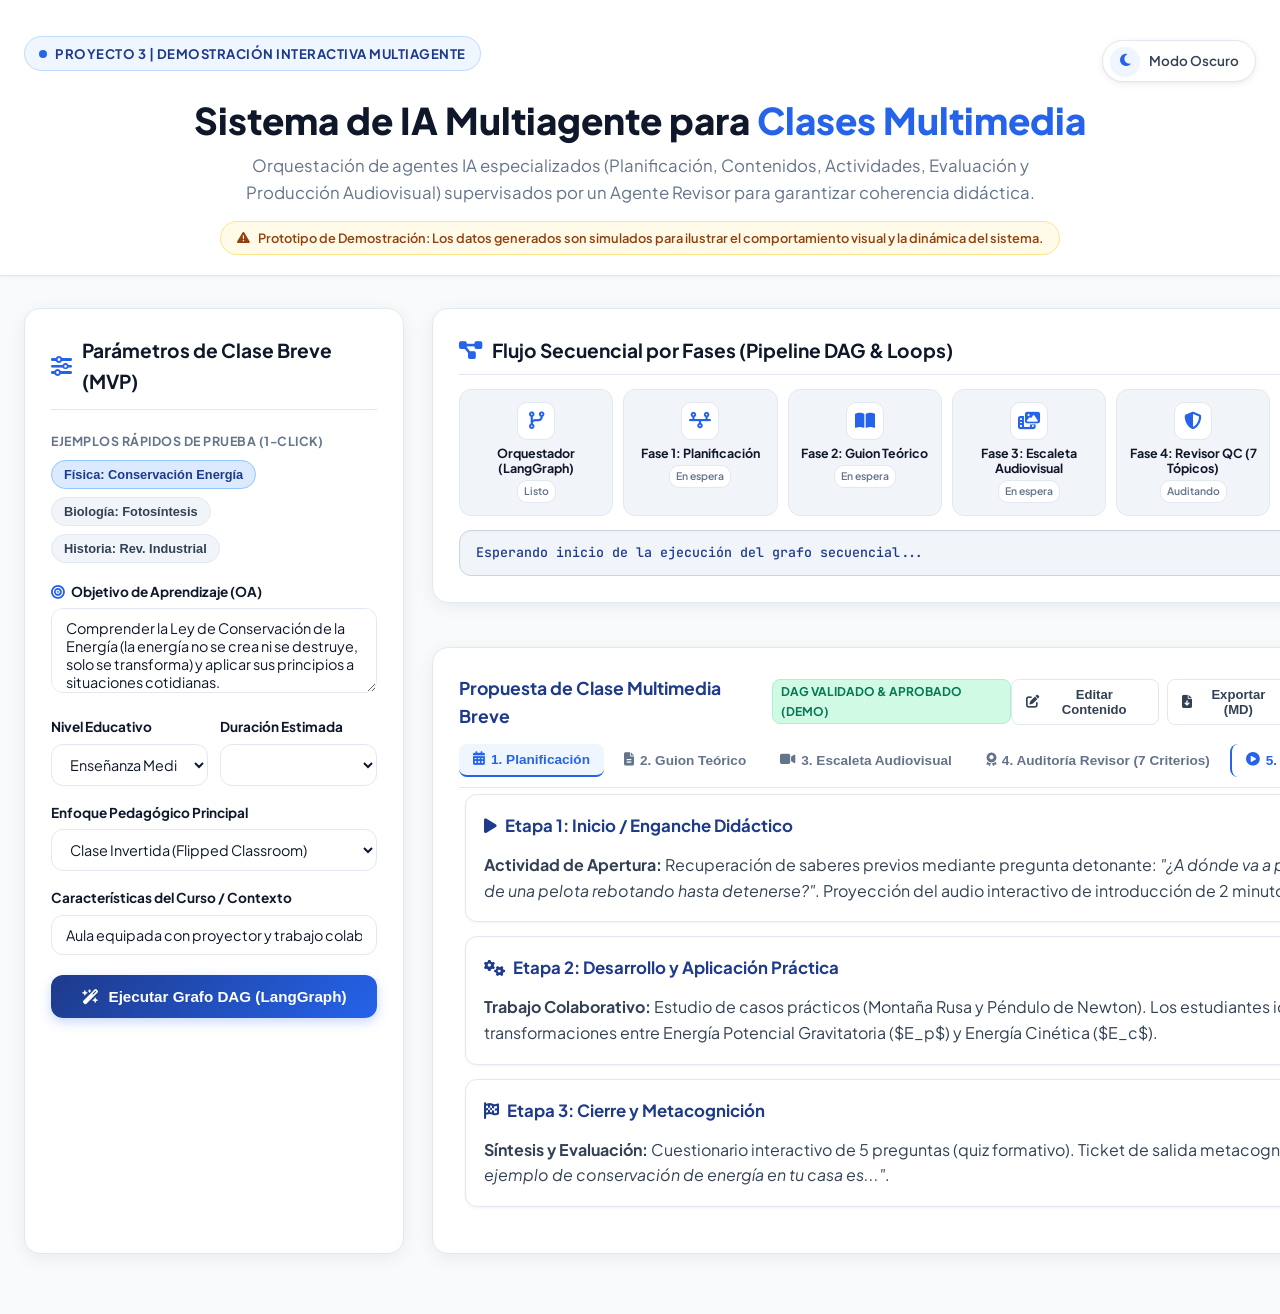
<file: index.html>
<!DOCTYPE html>
<html lang="es">
<head>
  <meta charset="UTF-8">
  <meta name="viewport" content="width=device-width, initial-scale=1.0">
  <title>Sistema Multiagente de IA | Diseño de Clases Multimedia</title>
  <meta name="description" content="Plataforma de inteligencia artificial multiagente para el diseño de propuestas de clases multimedia coherentes, alineadas pedagógicamente y totalmente editables.">
  
  <!-- FontAwesome Icons -->
  <link rel="stylesheet" href="https://cdnjs.cloudflare.com/ajax/libs/font-awesome/6.4.0/css/all.min.css">
  
  <!-- Favicon Académico SVG -->
  <link rel="icon" href="data:image/svg+xml,<svg xmlns='http://www.w3.org/2000/svg' viewBox='0 0 100 100'><text y='.9em' font-size='90'>🎓</text></svg>">
  
  <!-- CSS Personalizado Académico (con cache buster) -->
  <link rel="stylesheet" href="styles.css?v=2.5">

  <!-- Estilos Críticos y Botón de Modo Oscuro Ultra-Moderno -->
  <style>
    .header-top-bar {
      display: flex;
      justify-content: space-between;
      align-items: center;
      margin-bottom: 12px;
    }
    @media (max-width: 640px) {
      .header-top-bar {
        flex-direction: column;
        gap: 10px;
      }
    }
    .theme-toggle-btn {
      -webkit-appearance: none !important;
      appearance: none !important;
      display: inline-flex !important;
      align-items: center !important;
      gap: 10px !important;
      padding: 6px 16px 6px 8px !important;
      border-radius: 9999px !important;
      border: 1px solid var(--border-light, #e2e8f0) !important;
      background: var(--bg-card, #ffffff) !important;
      color: var(--text-main, #334155) !important;
      font-family: var(--font-main, 'Plus Jakarta Sans', sans-serif) !important;
      font-size: 0.84rem !important;
      font-weight: 600 !important;
      cursor: pointer !important;
      box-shadow: 0 2px 8px rgba(15, 23, 42, 0.06), 0 1px 2px rgba(15, 23, 42, 0.04) !important;
      transition: all 0.25s cubic-bezier(0.16, 1, 0.3, 1) !important;
      user-select: none !important;
      outline: none !important;
    }
    .theme-toggle-btn:hover {
      background: var(--bg-subtle, #f1f5f9) !important;
      border-color: var(--primary-blue, #2563eb) !important;
      color: var(--primary-blue, #2563eb) !important;
      transform: translateY(-2px) !important;
      box-shadow: 0 6px 18px rgba(37, 99, 235, 0.16) !important;
    }
    .theme-toggle-btn:active {
      transform: translateY(0) !important;
    }
    .theme-toggle-icon-wrap {
      width: 28px;
      height: 28px;
      border-radius: 50%;
      background: #eff6ff;
      display: flex;
      align-items: center;
      justify-content: center;
      transition: all 0.3s cubic-bezier(0.34, 1.56, 0.64, 1);
      box-shadow: 0 1px 3px rgba(37, 99, 235, 0.15);
    }
    .theme-toggle-btn i {
      font-size: 0.88rem;
      color: #2563eb;
      transition: transform 0.4s cubic-bezier(0.34, 1.56, 0.64, 1), color 0.3s ease;
    }
    .theme-toggle-btn:hover .theme-toggle-icon-wrap {
      transform: rotate(15deg) scale(1.08);
      background: #dbeafe;
    }
    [data-theme="dark"] .theme-toggle-btn {
      background: #1e293b !important;
      border-color: #334155 !important;
      color: #f1f5f9 !important;
      box-shadow: 0 2px 10px rgba(0, 0, 0, 0.4) !important;
    }
    [data-theme="dark"] .theme-toggle-btn:hover {
      background: #283548 !important;
      border-color: #60a5fa !important;
      color: #60a5fa !important;
      box-shadow: 0 6px 20px rgba(59, 130, 246, 0.25) !important;
    }
    [data-theme="dark"] .theme-toggle-icon-wrap {
      background: rgba(251, 191, 36, 0.15) !important;
      box-shadow: 0 0 12px rgba(251, 191, 36, 0.25) !important;
    }
    [data-theme="dark"] .theme-toggle-btn i {
      color: #fbbf24 !important;
    }
    [data-theme="dark"] .theme-toggle-btn:hover .theme-toggle-icon-wrap {
      transform: rotate(45deg) scale(1.12);
      background: rgba(251, 191, 36, 0.25) !important;
    }
    .audit-info-notice {
      background: var(--bg-subtle, #f1f5f9);
      border: 1px dashed var(--border-light, #cbd5e1);
      border-radius: 8px;
      padding: 12px 16px;
      margin-bottom: 16px;
      font-size: 0.85rem;
      color: var(--text-muted, #64748b);
      line-height: 1.5;
    }
    .audit-notice-title {
      color: var(--text-title, #0f172a);
      font-weight: 700;
      display: block;
      margin-bottom: 4px;
      font-size: 0.88rem;
    }
    .audit-notice-title i {
      color: var(--primary-blue, #2563eb);
      margin-right: 6px;
    }
    .producer-card {
      background: linear-gradient(135deg, #f8fafc 0%, #eff6ff 100%);
    }
    [data-theme="dark"] .audit-info-notice {
      background: rgba(30, 41, 59, 0.7) !important;
      border-color: #334155 !important;
      color: #cbd5e1 !important;
    }
    [data-theme="dark"] .audit-notice-title {
      color: #f8fafc !important;
    }
    [data-theme="dark"] .audit-notice-title i {
      color: #60a5fa !important;
    }
    [data-theme="dark"] .producer-card {
      background: linear-gradient(135deg, #151d2e 0%, #1e293b 100%) !important;
    }
  </style>

  <!-- Script Autónomo de Tema (Se autoejecuta inmediatamente) -->
  <script>
    function applyTheme(theme) {
      var isDark = theme === 'dark';
      document.documentElement.setAttribute('data-theme', theme);
      if (document.body) {
        document.body.classList.toggle('dark-theme', isDark);
      }
      try {
        localStorage.setItem('theme', theme);
      } catch (e) {}

      var icon = document.getElementById('themeToggleIcon');
      var text = document.getElementById('themeToggleText');
      var btn = document.getElementById('themeToggleBtn');

      if (icon) {
        icon.className = isDark ? 'fa-solid fa-sun' : 'fa-solid fa-moon';
      }
      if (text) {
        text.innerText = isDark ? 'Modo Claro' : 'Modo Oscuro';
      }
      if (btn) {
        btn.setAttribute('aria-label', isDark ? 'Cambiar a modo claro' : 'Cambiar a modo oscuro');
        btn.setAttribute('title', isDark ? 'Cambiar a modo claro' : 'Cambiar a modo oscuro');
      }
    }

    function toggleTheme() {
      var current = document.documentElement.getAttribute('data-theme') === 'dark' ? 'dark' : 'light';
      var newTheme = current === 'dark' ? 'light' : 'dark';
      applyTheme(newTheme);
    }
    window.toggleTheme = toggleTheme;
    window.applyTheme = applyTheme;

    // Ejecutar antes de que el DOM pinte para cero parpadeo
    (function() {
      try {
        var savedTheme = localStorage.getItem('theme');
        var prefersDark = window.matchMedia && window.matchMedia('(prefers-color-scheme: dark)').matches;
        var theme = savedTheme || (prefersDark ? 'dark' : 'light');
        document.documentElement.setAttribute('data-theme', theme);
      } catch (e) {}
    })();

    document.addEventListener('DOMContentLoaded', function() {
      var current = document.documentElement.getAttribute('data-theme') || 'light';
      applyTheme(current);
    });
  </script>
</head>
<body>

  <!-- Header / Hero Section Académico -->
  <header>
    <div class="container header-container">
      <div class="header-top-bar">
        <div class="badge-pill">
          <span class="badge-dot"></span>
          Proyecto 3 | Demostración Interactiva Multiagente
        </div>

        <!-- Botón de Modo Oscuro / Claro Moderno -->
        <button id="themeToggleBtn" class="theme-toggle-btn" onclick="toggleTheme()" aria-label="Cambiar tema de color" title="Alternar Modo Oscuro / Claro">
          <span class="theme-toggle-icon-wrap">
            <i class="fa-solid fa-moon" id="themeToggleIcon"></i>
          </span>
          <span id="themeToggleText">Modo Oscuro</span>
        </button>
      </div>

      <h1 class="hero-title">Sistema de IA Multiagente para <span>Clases Multimedia</span></h1>
      <p class="hero-subtitle">
        Orquestación de agentes IA especializados (Planificación, Contenidos, Actividades, Evaluación y Producción Audiovisual) supervisados por un Agente Revisor para garantizar coherencia didáctica.
      </p>
      
      <!-- Aviso de Datos Simulados -->
      <div class="demo-warning-banner">
        <i class="fa-solid fa-triangle-exclamation"></i>
        <span>Prototipo de Demostración: Los datos generados son simulados para ilustrar el comportamiento visual y la dinámica del sistema.</span>
      </div>
    </div>
  </header>

  <!-- Principal Layout -->
  <main class="container">
    <div class="grid-layout">
      
      <!-- COLUMNA IZQUIERDA: Formulario de Parámetros Didácticos -->
      <aside class="glass-panel">
        <div class="panel-header">
          <i class="fa-solid fa-sliders"></i>
          <h2>Parámetros de Clase Breve (MVP)</h2>
        </div>

        <!-- Presets Rápidos -->
        <div class="presets-group">
          <div class="presets-label">Ejemplos Rápidos de Prueba (1-Click)</div>
          <div class="preset-chips">
            <button class="chip-btn active" data-preset="fisica" onclick="loadPreset('fisica', event)">Física: Conservación Energía</button>
            <button class="chip-btn" data-preset="biologia" onclick="loadPreset('biologia', event)">Biología: Fotosíntesis</button>
            <button class="chip-btn" data-preset="historia" onclick="loadPreset('historia', event)">Historia: Rev. Industrial</button>
          </div>
        </div>

        <form id="classConfigForm" onsubmit="handleGenerate(event)">
          
          <div class="form-group">
            <label for="learningObjective">
              <i class="fa-solid fa-bullseye" style="color: var(--primary-blue); margin-right: 4px;"></i>
              Objetivo de Aprendizaje (OA)
            </label>
            <textarea id="learningObjective" class="form-control" placeholder="Ej: Comprender la Ley de Conservación de la Energía y aplicar sus principios a situaciones cotidianas..." required></textarea>
          </div>

          <div class="form-row">
            <div class="form-group">
              <label for="educationLevel">Nivel Educativo</label>
              <select id="educationLevel" class="form-control">
                <option value="Enseñanza Básica (1º - 4º Básico)">Enseñanza Básica (1º - 4º Básico)</option>
                <option value="Enseñanza Básica (5º - 8º Básico)">Enseñanza Básica (5º - 8º Básico)</option>
                <option value="Enseñanza Media (1º - 4º Medio)" selected>Enseñanza Media (1º - 4º Medio)</option>
                <option value="Educación Superior (CFT / IP / Universidad)">Educación Superior (CFT / IP / Universidad)</option>
              </select>
            </div>

            <div class="form-group">
              <label for="classDuration">Duración Estimada</label>
              <select id="classDuration" class="form-control">
                <option value="15 Minutos (Breve)" selected>15 Minutos (Breve)</option>
                <option value="30 Minutos">30 Minutos</option>
                <option value="45 Minutos">45 Minutos</option>
              </select>
            </div>
          </div>

          <div class="form-group">
            <label for="pedagogicalApproach">Enfoque Pedagógico Principal</label>
            <select id="pedagogicalApproach" class="form-control">
              <option value="Aprendizaje Basado en Problemas (ABP)">Aprendizaje Basado en Problemas (ABP)</option>
              <option value="Clase Invertida (Flipped Classroom)" selected>Clase Invertida (Flipped Classroom)</option>
              <option value="Modelo de Indagación 5E">Modelo de Indagación 5E</option>
              <option value="Metodología STEM / Experiencial">Metodología STEM / Experiencial</option>
            </select>
          </div>

          <div class="form-group">
            <label for="courseContext">Características del Curso / Contexto</label>
            <input type="text" id="courseContext" class="form-control" value="Aula equipada con proyector y trabajo colaborativo en parejas.">
          </div>

          <button type="submit" id="btnGenerate" class="btn-primary-action">
            <i class="fa-solid fa-wand-magic-sparkles"></i>
            <span>Ejecutar Grafo DAG (LangGraph)</span>
          </button>
        </form>
      </aside>

      <!-- COLUMNA DERECHA: Visualización del Flujo & Resultado Editable -->
      <section class="output-section">
        
        <!-- Orquestación en Vivo: Tarjetas de Agentes DAG -->
        <div class="glass-panel orchestration-container">
          <div class="panel-header" style="margin-bottom: 12px; padding-bottom: 8px;">
            <i class="fa-solid fa-diagram-project" style="color: var(--primary-blue);"></i>
            <h2>Flujo Secuencial por Fases (Pipeline DAG & Loops)</h2>
          </div>

          <div class="agents-grid">
            
            <div class="agent-card" id="agent-orchestrator">
              <div class="agent-icon"><i class="fa-solid fa-code-branch"></i></div>
              <div class="agent-title">Orquestador (LangGraph)</div>
              <div class="agent-status-badge">Listo</div>
            </div>

            <div class="agent-card" id="agent-pedagogy">
              <div class="agent-icon"><i class="fa-solid fa-timeline"></i></div>
              <div class="agent-title">Fase 1: Planificación</div>
              <div class="agent-status-badge">En espera</div>
            </div>

            <div class="agent-card" id="agent-content">
              <div class="agent-icon"><i class="fa-solid fa-book-open"></i></div>
              <div class="agent-title">Fase 2: Guion Teórico</div>
              <div class="agent-status-badge">En espera</div>
            </div>

            <div class="agent-card" id="agent-av">
              <div class="agent-icon"><i class="fa-solid fa-photo-film"></i></div>
              <div class="agent-title">Fase 3: Escaleta Audiovisual</div>
              <div class="agent-status-badge">En espera</div>
            </div>

            <div class="agent-card" id="agent-reviewer">
              <div class="agent-icon"><i class="fa-solid fa-shield-halved"></i></div>
              <div class="agent-title">Fase 4: Revisor QC (7 Tópicos)</div>
              <div class="agent-status-badge">Auditando</div>
            </div>

            <div class="agent-card" id="agent-ffmpeg">
              <div class="agent-icon"><i class="fa-solid fa-file-video"></i></div>
              <div class="agent-title">Ensamblador (FFmpeg/MoviePy)</div>
              <div class="agent-status-badge">En espera</div>
            </div>

          </div>

          <!-- Terminal de Estado -->
          <div class="status-log-box">
            <div class="terminal-spinner" id="terminalSpinner"></div>
            <span id="statusLogText">Esperando inicio de la ejecución del grafo secuencial...</span>
          </div>
        </div>

        <!-- Panel de Resultado Didáctico y Editor -->
        <div class="glass-panel" id="resultPanel">
          
          <div class="action-bar-top">
            <div style="display: flex; align-items: center; gap: 10px;">
              <span style="font-weight: 700; color: var(--primary-navy); font-size: 1.1rem;">Propuesta de Clase Multimedia Breve</span>
              <span id="currentStatusBadge" style="background: #d1fae5; color: #047857; border: 1px solid #a7f3d0; padding: 2px 8px; border-radius: 8px; font-size: 0.75rem; font-weight: 700;">DAG VALIDADO & APROBADO (DEMO)</span>
            </div>

            <div style="display: flex; gap: 8px;">
              <button class="btn-secondary" onclick="toggleEditMode()" id="btnEditToggle">
                <i class="fa-solid fa-pen-to-square"></i>
                <span>Editar Contenido</span>
              </button>
              <button class="btn-secondary" onclick="exportMarkdown()">
                <i class="fa-solid fa-file-arrow-down"></i>
                <span>Exportar (MD)</span>
              </button>
              <button class="btn-secondary" onclick="window.print()">
                <i class="fa-solid fa-print"></i>
                <span>Imprimir / PDF</span>
              </button>
            </div>
          </div>

          <!-- Navegación por Pestañas -->
          <div class="tabs-navigation">
            <button class="tab-btn active" onclick="switchTab('tab-pedagogy', this)">
              <i class="fa-solid fa-calendar-days"></i> 1. Planificación
            </button>
            <button class="tab-btn" onclick="switchTab('tab-content', this)">
              <i class="fa-solid fa-file-lines"></i> 2. Guion Teórico
            </button>
            <button class="tab-btn" onclick="switchTab('tab-av', this)">
              <i class="fa-solid fa-video"></i> 3. Escaleta Audiovisual
            </button>
            <button class="tab-btn" onclick="switchTab('tab-audit', this)">
              <i class="fa-solid fa-award"></i> 4. Auditoría Revisor (7 Criterios)
            </button>
            <button class="tab-btn" onclick="switchTab('tab-video', this)" style="border-left: 2px solid var(--primary-blue); font-weight: 700; color: var(--primary-blue);">
              <i class="fa-solid fa-circle-play"></i> 5. Video Final (TTS + IA)
            </button>
          </div>

          <!-- Pestaña 1: Planificación -->
          <div class="tab-content-panel active" id="tab-pedagogy">
            <div id="content-pedagogy" class="editable-box" contenteditable="false">
              <!-- Dinámico -->
            </div>
          </div>

          <!-- Pestaña 2: Contenidos -->
          <div class="tab-content-panel" id="tab-content">
            <div id="content-theory" class="editable-box" contenteditable="false">
              <!-- Dinámico -->
            </div>
          </div>

          <!-- Pestaña 3: Audiovisual -->
          <div class="tab-content-panel" id="tab-av">
            <div id="content-audiovisual" class="editable-box" contenteditable="false">
              <!-- Dinámico -->
            </div>
          </div>

          <!-- Pestaña 4: Reporte Revisor -->
          <div class="tab-content-panel" id="tab-audit">
            
            <!-- Cuadro Informativo de la Matriz Oficial de Auditoría -->
            <div class="audit-info-notice">
              <strong class="audit-notice-title"><i class="fa-solid fa-circle-info"></i> Matriz Oficial de Auditoría (7 Criterios de Calidad Pedagógica):</strong>
              Los puntajes corresponden a la verificación rigurosa de coherencia didáctica, comunicacional y técnica evaluada por el Agente Revisor.
            </div>

            <div class="audit-panel">
              <div class="score-display">
                <div class="score-circle" id="scoreCircle">
                  <div class="score-circle-inner" id="scoreText">--%</div>
                </div>
                <div class="audit-meta">
                  <h3 id="auditTitle">Auditoría de Calidad Pedagógica: APROBADA</h3>
                  <p id="auditMetaText">El Agente Revisor verificó el cumplimiento estricto de los 7 criterios pedagógicos y audiovisuales antes de autorizar el ensamblado final.</p>
                </div>
              </div>

              <h4 style="color: var(--primary-navy); margin-bottom: 12px;">Desglose de los 7 Tópicos Auditados por el Agente Revisor:</h4>
              <ul class="checklist-audit" id="auditChecklist">
                <li><i class="fa-solid fa-circle-check"></i> <strong>1. Alineación OA vs. Contenido:</strong> 96% - El guion responde exactamente al objetivo de aprendizaje configurado.</li>
                <li><i class="fa-solid fa-circle-check"></i> <strong>2. Exactitud Conceptual y Lenguaje:</strong> 92% - Rigor científico con vocabulario adaptado al nivel educativo.</li>
                <li><i class="fa-solid fa-circle-check"></i> <strong>3. Coherencia entre Escenas y Cobertura:</strong> 95% - Transición fluida escena por escena sin lagunas didácticas.</li>
                <li><i class="fa-solid fa-circle-check"></i> <strong>4. Factibilidad de Duración:</strong> 90% - Secuencia temporal realista ajustada a los minutos disponibles.</li>
                <li><i class="fa-solid fa-circle-check"></i> <strong>5. Correspondencia Locución - Imagen - Texto:</strong> 94% - Sincronía exacta entre voz en off, apoyos visuales y frases legibles.</li>
                <li><i class="fa-solid fa-circle-check"></i> <strong>6. Densidad de Información por Escena:</strong> 92% - Carga cognitiva controlada respetando el tiempo de lectura del estudiante.</li>
                <li><i class="fa-solid fa-circle-check"></i> <strong>7. Trazabilidad de Fuentes y Verificación:</strong> 95% - Afirmaciones conceptuales verificadas e identificables.</li>
              </ul>
            </div>
          </div>

          <!-- Pestaña 5: Video Final con TTS e Imágenes IA -->
          <div class="tab-content-panel" id="tab-video">
            <div class="module-card producer-card" style="border-left: 4px solid var(--primary-blue);">
              <div style="display: flex; justify-content: space-between; align-items: center; flex-wrap: wrap; gap: 12px;">
                <div>
                  <h3 style="color: var(--primary-navy); margin-bottom: 4px;">
                    <i class="fa-solid fa-film"></i> Productora Multimedia (TTS Neural + Ilustración IA + Ensamblado)
                  </h3>
                  <p style="font-size: 0.88rem; color: var(--text-muted);">
                    Sincroniza la narración hablada (Edge-TTS en español neural) con las ilustraciones de cada escena en un archivo MP4 reproducible.
                  </p>
                </div>
                <div style="display: flex; gap: 10px; align-items: center;">
                  <select id="videoVoiceSelect" class="form-control" style="font-size: 0.82rem; padding: 6px 10px; width: auto;">
                    <option value="es-CL-LorenzoNeural" selected>🇨🇱 Lorenzo (Chile - Masculina)</option>
                    <option value="es-CL-CatalinaNeural">🇨🇱 Catalina (Chile - Femenina)</option>
                    <option value="es-MX-DaliaNeural">🇲🇽 Dalia (Latam - Femenina)</option>
                    <option value="es-MX-JorgeNeural">🇲🇽 Jorge (Latam - Masculina)</option>
                  </select>
                  <button id="btnRenderVideo" class="btn-primary" onclick="handleRenderVideo()" style="padding: 9px 18px; font-size: 0.88rem; display: inline-flex; align-items: center; gap: 8px;">
                    <i class="fa-solid fa-wand-magic-sparkles"></i>
                    <span>Renderizar Video MP4</span>
                  </button>
                </div>
              </div>
            </div>

            <!-- Contenedor del Reproductor de Video -->
            <div id="videoPlayerSection" style="margin-top: 18px;">
              <!-- Placeholder antes de renderizar -->
              <div id="videoPlaceholder" class="module-card" style="text-align: center; padding: 40px 20px; border: 2px dashed #cbd5e1;">
                <div style="font-size: 3rem; color: #94a3b8; margin-bottom: 12px;">
                  <i class="fa-solid fa-clapperboard"></i>
                </div>
                <h4 style="color: var(--primary-navy); margin-bottom: 6px;">Video Aún No Ensamblado</h4>
                <p style="font-size: 0.9rem; color: var(--text-muted); max-width: 500px; margin: 0 auto 16px;">
                  Haz clic en <strong>"Renderizar Video MP4"</strong> para sintetizar la locución por escena con IA neural, generar las imágenes didácticas y compilar el archivo MP4 sincronizado.
                </p>
              </div>

              <!-- Reproductor Activo (Oculto inicialmente) -->
              <div id="videoActiveContainer" style="display: none;">
                <div class="video-wrapper" style="position: relative; background: #0b1120; border-radius: 12px; overflow: hidden; box-shadow: 0 10px 30px rgba(0,0,0,0.25);">
                  <video id="multimediaPlayer" controls style="width: 100%; max-height: 480px; display: block; margin: 0 auto; outline: none; background: #000;"></video>
                </div>
                
                <div style="margin-top: 12px; display: flex; justify-content: space-between; align-items: center; flex-wrap: wrap; gap: 10px;">
                  <div id="videoMetadataInfo" style="font-size: 0.85rem; color: var(--text-muted);">
                    <i class="fa-solid fa-circle-check" style="color: var(--accent-emerald);"></i> <strong>Video Generado:</strong> <span id="videoDurationLabel">0s</span> | H.264 + AAC (1280x720 HD)
                  </div>
                  <a id="btnDownloadVideo" href="#" download="clase_multimedia.mp4" class="btn-secondary" style="font-size: 0.85rem; padding: 6px 14px; text-decoration: none;">
                    <i class="fa-solid fa-download"></i> Descargar Archivo MP4
                  </a>
                </div>

                <!-- Desglose de Escenas y Pistas de Audio Individuales -->
                <h4 style="color: var(--primary-navy); margin: 24px 0 12px;"><i class="fa-solid fa-layer-group"></i> Insumos Multimedia por Escena:</h4>
                <div id="scenesMediaContainer" class="scenes-media-grid" style="display: grid; grid-template-columns: repeat(auto-fit, minmax(320px, 1fr)); gap: 16px;">
                  <!-- Escenas individuales dinámicas -->
                </div>
              </div>
            </div>
          </div>

        </div>

      </section>

    </div>
  </main>

  <script src="app.js?v=2.5"></script>
</body>
</html>
</file>
<file: styles.css>
/* ==========================================================================
   SISTEMA DE DISEÑO - PALETA ACADÉMICA PROFESIONAL
   Limpio, Elegante, Moderno y Ajustado al Contexto Universitario
   ========================================================================== */

@import url('https://fonts.googleapis.com/css2?family=Plus+Jakarta+Sans:wght@300;400;500;600;700;800&family=JetBrains+Mono:wght@400;500&display=swap');

:root {
  /* Paleta Académica - Slate & Royal Navy / Indigo */
  --bg-main: #f8fafc;
  --bg-card: #ffffff;
  --bg-card-hover: #ffffff;
  --bg-subtle: #f1f5f9;
  --border-light: #e2e8f0;
  --border-focus: #3b82f6;

  /* Colores Institucionales Primarios */
  --primary-navy: #1e3a8a;
  --primary-blue: #2563eb;
  --primary-indigo: #4f46e5;
  --accent-teal: #0d9488;
  --accent-amber: #d97706;
  --accent-emerald: #059669;

  /* Gradientes Académicos Elegantes */
  --grad-primary: linear-gradient(135deg, #1e3a8a 0%, #2563eb 100%);
  --grad-accent: linear-gradient(135deg, #4f46e5 0%, #0d9488 100%);
  --grad-subtle: linear-gradient(180deg, #ffffff 0%, #f8fafc 100%);

  /* Tipografía */
  --font-main: 'Plus Jakarta Sans', system-ui, -apple-system, sans-serif;
  --font-code: 'JetBrains Mono', monospace;

  /* Colores de Texto */
  --text-title: #0f172a;
  --text-main: #334155;
  --text-muted: #64748b;
  --text-dim: #94a3b8;

  /* Bordes & Sombras */
  --radius-sm: 8px;
  --radius-md: 12px;
  --radius-lg: 16px;

  --shadow-sm: 0 1px 3px rgba(0, 0, 0, 0.05);
  --shadow-card: 0 4px 20px -2px rgba(15, 23, 42, 0.08);
  --shadow-hover: 0 10px 30px -4px rgba(37, 99, 235, 0.12);
}

/* ==========================================================================
   PALETA DE TEMA OSCURO (MODO NOCHE ACADÉMICO)
   Bajo contraste fatigante, fondos carbón profundo y acentos luminosos legibles
   ========================================================================== */
[data-theme="dark"] {
  --bg-main: #0b0f19;
  --bg-card: #151d2e;
  --bg-card-hover: #1b263b;
  --bg-subtle: #1e293b;
  --border-light: #26334d;
  --border-focus: #60a5fa;

  /* Colores Institucionales Primarios Luminosos */
  --primary-navy: #93c5fd;
  --primary-blue: #3b82f6;
  --primary-indigo: #818cf8;
  --accent-teal: #2dd4bf;
  --accent-amber: #fbbf24;
  --accent-emerald: #34d399;

  /* Gradientes Académicos Adaptados a Modo Oscuro */
  --grad-primary: linear-gradient(135deg, #1d4ed8 0%, #2563eb 100%);
  --grad-accent: linear-gradient(135deg, #6366f1 0%, #14b8a6 100%);
  --grad-subtle: linear-gradient(180deg, #151d2e 0%, #0b0f19 100%);

  /* Colores de Texto en Modo Oscuro */
  --text-title: #f8fafc;
  --text-main: #cbd5e1;
  --text-muted: #94a3b8;
  --text-dim: #64748b;

  /* Sombras Profundas */
  --shadow-sm: 0 1px 3px rgba(0, 0, 0, 0.5);
  --shadow-card: 0 4px 20px -2px rgba(0, 0, 0, 0.6);
  --shadow-hover: 0 10px 30px -4px rgba(37, 99, 235, 0.3);
}


/* Reset y Estilos Base */
* {
  box-sizing: border-box;
  margin: 0;
  padding: 0;
}

body {
  font-family: var(--font-main);
  background-color: var(--bg-main);
  color: var(--text-main);
  line-height: 1.6;
  min-height: 100vh;
  padding-bottom: 60px;
  overflow-x: hidden;
}

/* Scrollbar Elegante */
::-webkit-scrollbar {
  width: 8px;
  height: 8px;
}
::-webkit-scrollbar-track {
  background: var(--bg-subtle);
}
::-webkit-scrollbar-thumb {
  background: #cbd5e1;
  border-radius: 4px;
}
::-webkit-scrollbar-thumb:hover {
  background: var(--primary-blue);
}

/* Contenedor Principal */
.container {
  max-width: 1280px;
  margin: 0 auto;
  padding: 0 24px;
}

/* Encabezado Académico / Hero */
header {
  padding: 36px 0 20px;
  text-align: center;
  border-bottom: 1px solid var(--border-light);
  background: var(--bg-card);
  box-shadow: var(--shadow-sm);
  margin-bottom: 32px;
}

.badge-pill {
  display: inline-flex;
  align-items: center;
  gap: 8px;
  padding: 6px 14px;
  border-radius: 50px;
  background: #eff6ff;
  border: 1px solid #bfdbfe;
  color: var(--primary-navy);
  font-size: 0.82rem;
  font-weight: 700;
  text-transform: uppercase;
  letter-spacing: 0.5px;
  margin-bottom: 14px;
}

.badge-dot {
  width: 8px;
  height: 8px;
  border-radius: 50%;
  background: var(--primary-blue);
}

h1.hero-title {
  font-size: 2.3rem;
  font-weight: 800;
  color: var(--text-title);
  line-height: 1.25;
  margin-bottom: 10px;
}

h1.hero-title span {
  color: var(--primary-blue);
}

p.hero-subtitle {
  font-size: 1.05rem;
  color: var(--text-muted);
  max-width: 800px;
  margin: 0 auto;
}

/* Layout en Grilla */
.grid-layout {
  display: grid;
  grid-template-columns: 380px 1fr;
  gap: 28px;
}

@media (max-width: 1024px) {
  .grid-layout {
    grid-template-columns: 1fr;
  }
}

/* Paneles de Tarjetas Académicas */
.glass-panel {
  background: var(--bg-card);
  border: 1px solid var(--border-light);
  border-radius: var(--radius-lg);
  padding: 26px;
  box-shadow: var(--shadow-card);
  transition: all 0.25s ease;
}

.glass-panel:hover {
  box-shadow: var(--shadow-hover);
  border-color: #cbd5e1;
}

.panel-header {
  display: flex;
  align-items: center;
  gap: 10px;
  margin-bottom: 22px;
  padding-bottom: 12px;
  border-bottom: 1px solid var(--border-light);
}

.panel-header i {
  font-size: 1.3rem;
  color: var(--primary-blue);
}

.panel-header h2 {
  font-size: 1.2rem;
  font-weight: 700;
  color: var(--text-title);
}

/* Controles de Formulario */
.presets-group {
  margin-bottom: 18px;
}

.presets-label {
  font-size: 0.78rem;
  text-transform: uppercase;
  color: var(--text-muted);
  font-weight: 700;
  letter-spacing: 0.5px;
  margin-bottom: 8px;
}

.preset-chips {
  display: flex;
  flex-wrap: wrap;
  gap: 8px;
}

.chip-btn {
  background: var(--bg-subtle);
  border: 1px solid var(--border-light);
  color: var(--text-main);
  padding: 6px 12px;
  border-radius: 20px;
  font-size: 0.8rem;
  font-weight: 600;
  cursor: pointer;
  transition: all 0.2s ease;
}

.chip-btn:hover, .chip-btn.active {
  background: #dbeafe;
  border-color: #93c5fd;
  color: var(--primary-navy);
}

.form-group {
  margin-bottom: 16px;
}

.form-group label {
  display: block;
  font-size: 0.85rem;
  font-weight: 700;
  color: var(--text-title);
  margin-bottom: 6px;
}

.form-control {
  width: 100%;
  background: #ffffff;
  border: 1px solid var(--border-light);
  border-radius: var(--radius-md);
  padding: 10px 14px;
  color: var(--text-title);
  font-family: var(--font-main);
  font-size: 0.9rem;
  transition: all 0.2s ease;
}

.form-control:focus {
  outline: none;
  border-color: var(--primary-blue);
  box-shadow: 0 0 0 3px rgba(37, 99, 235, 0.15);
}

textarea.form-control {
  resize: vertical;
  min-height: 85px;
}

.form-row {
  display: grid;
  grid-template-columns: 1fr 1fr;
  gap: 12px;
}

/* Botón Principal */
.btn-primary-action {
  width: 100%;
  padding: 13px 20px;
  background: var(--grad-primary);
  border: none;
  border-radius: var(--radius-md);
  color: #ffffff;
  font-size: 0.95rem;
  font-weight: 700;
  cursor: pointer;
  display: flex;
  align-items: center;
  justify-content: center;
  gap: 10px;
  box-shadow: 0 4px 12px rgba(37, 99, 235, 0.25);
  transition: all 0.25s ease;
  margin-top: 20px;
}

.btn-primary-action:hover {
  background: linear-gradient(135deg, #1d4ed8 0%, #1e40af 100%);
  transform: translateY(-1px);
  box-shadow: 0 6px 18px rgba(37, 99, 235, 0.35);
}

.btn-primary-action:disabled {
  opacity: 0.6;
  cursor: not-allowed;
  transform: none;
}

/* Sección de Visualización de Agentes */
.orchestration-container {
  margin-bottom: 24px;
}

.agents-grid {
  display: grid;
  grid-template-columns: repeat(auto-fit, minmax(130px, 1fr));
  gap: 10px;
  margin-top: 14px;
}

.agent-card {
  background: var(--bg-subtle);
  border: 1px solid var(--border-light);
  border-radius: var(--radius-md);
  padding: 12px 8px;
  text-align: center;
  position: relative;
  transition: all 0.25s ease;
}

.agent-card.active {
  border-color: var(--primary-blue);
  background: #eff6ff;
  box-shadow: 0 0 12px rgba(37, 99, 235, 0.15);
}

.agent-card.completed {
  border-color: #a7f3d0;
  background: #ecfdf5;
}

.agent-card.reviewing {
  border-color: #fde68a;
  background: #fffbeb;
}

.agent-icon {
  width: 38px;
  height: 38px;
  border-radius: 10px;
  background: #ffffff;
  border: 1px solid var(--border-light);
  display: flex;
  align-items: center;
  justify-content: center;
  margin: 0 auto 6px;
  font-size: 1.1rem;
  color: var(--primary-blue);
}

.agent-card.active .agent-icon {
  background: var(--primary-blue);
  color: #ffffff;
  border-color: var(--primary-blue);
}

.agent-card.completed .agent-icon {
  background: var(--accent-emerald);
  color: #ffffff;
  border-color: var(--accent-emerald);
}

.agent-title {
  font-size: 0.78rem;
  font-weight: 700;
  color: var(--text-title);
  line-height: 1.2;
}

.agent-status-badge {
  font-size: 0.65rem;
  font-weight: 600;
  margin-top: 4px;
  padding: 2px 6px;
  border-radius: 10px;
  background: #ffffff;
  color: var(--text-muted);
  display: inline-block;
  border: 1px solid var(--border-light);
}

.agent-card.completed .agent-status-badge {
  background: #d1fae5;
  color: var(--accent-emerald);
  border-color: #a7f3d0;
}

.agent-card.active .agent-status-badge {
  background: #dbeafe;
  color: var(--primary-blue);
  border-color: #93c5fd;
}

/* Consola de Estado Institucional (Rediseñada para Contexto Académico) */
.status-log-box {
  background: #f1f5f9;
  border: 1px solid #cbd5e1;
  border-radius: var(--radius-md);
  padding: 10px 16px;
  margin-top: 14px;
  font-family: var(--font-code);
  font-size: 0.83rem;
  font-weight: 500;
  color: #1e3a8a;
  display: flex;
  align-items: center;
  gap: 12px;
  min-height: 46px;
  box-shadow: inset 0 1px 2px rgba(0, 0, 0, 0.03);
}

.terminal-spinner {
  width: 15px;
  height: 15px;
  border: 2px solid rgba(37, 99, 235, 0.2);
  border-top-color: var(--primary-blue);
  border-radius: 50%;
  animation: spin 0.8s linear infinite;
  display: none;
}

.terminal-spinner.visible {
  display: block;
}

@keyframes spin {
  to { transform: rotate(360deg); }
}

/* Salida y Pestañas */
.output-section {
  display: flex;
  flex-direction: column;
  gap: 20px;
}

.tabs-navigation {
  display: flex;
  gap: 6px;
  border-bottom: 1px solid var(--border-light);
  padding-bottom: 10px;
  overflow-x: auto;
}

.tab-btn {
  background: transparent;
  border: none;
  color: var(--text-muted);
  padding: 8px 14px;
  border-radius: var(--radius-sm);
  font-size: 0.85rem;
  font-weight: 600;
  cursor: pointer;
  display: flex;
  align-items: center;
  gap: 6px;
  white-space: nowrap;
  transition: all 0.2s ease;
}

.tab-btn:hover {
  color: var(--primary-navy);
  background: var(--bg-subtle);
}

.tab-btn.active {
  color: var(--primary-blue);
  background: #eff6ff;
  border-bottom: 2px solid var(--primary-blue);
}

.tab-content-panel {
  display: none;
}

.tab-content-panel.active {
  display: block;
  animation: fadeIn 0.25s ease;
}

@keyframes fadeIn {
  from { opacity: 0; transform: translateY(4px); }
  to { opacity: 1; transform: translateY(0); }
}

/* Tarjetas de Módulo Didáctico */
.module-card {
  background: var(--bg-card);
  border: 1px solid var(--border-light);
  border-radius: var(--radius-md);
  padding: 18px;
  margin-bottom: 14px;
  box-shadow: var(--shadow-sm);
}

.module-header {
  display: flex;
  justify-content: space-between;
  align-items: center;
  margin-bottom: 12px;
}

.module-title {
  font-size: 1.05rem;
  font-weight: 700;
  color: var(--primary-navy);
  display: flex;
  align-items: center;
  gap: 8px;
}

.tag-time {
  font-size: 0.75rem;
  font-weight: 700;
  background: #eff6ff;
  color: var(--primary-blue);
  padding: 3px 8px;
  border-radius: 10px;
  border: 1px solid #bfdbfe;
}

.editable-box {
  outline: none;
  padding: 6px;
  border-radius: var(--radius-sm);
  transition: background 0.2s ease;
}

.editable-box:focus {
  background: #f8fafc;
  box-shadow: inset 0 0 0 1px var(--primary-blue);
}

/* Correcciones de Alineación Didáctica: Listas y Preformatos */
.module-card ul, .editable-box ul {
  padding-left: 24px;
  margin-top: 8px;
  margin-bottom: 8px;
  list-style-type: disc;
}

.module-card ol, .editable-box ol {
  padding-left: 24px;
  margin-top: 8px;
  margin-bottom: 8px;
  list-style-type: decimal;
}

.module-card li, .editable-box li {
  margin-bottom: 6px;
  line-height: 1.55;
  color: var(--text-main);
}

.module-card pre, .editable-box pre {
  background: #f8fafc;
  padding: 12px 14px;
  border-radius: var(--radius-md);
  border: 1px solid var(--border-light);
  font-family: var(--font-code);
  font-size: 0.83rem;
  color: #1e293b;
  white-space: pre-wrap;
  word-break: break-word;
  overflow-x: auto;
  max-width: 100%;
  box-shadow: inset 0 1px 2px rgba(0, 0, 0, 0.02);
}

/* Panel de Auditoría del Revisor */
.audit-panel {
  background: #f0fdf4;
  border: 1px solid #bbf7d0;
  border-radius: var(--radius-lg);
  padding: 22px;
}

.score-display {
  display: flex;
  align-items: center;
  gap: 20px;
  margin-bottom: 16px;
}

.score-circle {
  width: 80px;
  height: 80px;
  border-radius: 50%;
  background: conic-gradient(var(--accent-emerald) calc(var(--score-val, 98) * 1%), #e2e8f0 0);
  display: flex;
  align-items: center;
  justify-content: center;
}

.score-circle-inner {
  width: 66px;
  height: 66px;
  border-radius: 50%;
  background: #ffffff;
  display: flex;
  align-items: center;
  justify-content: center;
  font-size: 1.25rem;
  font-weight: 800;
  color: var(--accent-emerald);
}

.audit-meta h3 {
  font-size: 1.15rem;
  font-weight: 700;
  color: var(--accent-emerald);
}

.audit-meta p {
  color: var(--text-main);
  font-size: 0.88rem;
}

.checklist-audit {
  list-style: none;
  display: flex;
  flex-direction: column;
  gap: 8px;
  margin-top: 14px;
}

.checklist-audit li {
  display: flex;
  align-items: center;
  gap: 8px;
  font-size: 0.88rem;
  color: var(--text-main);
}

.checklist-audit li i {
  color: var(--accent-emerald);
}

/* Barra Superior de Acciones */
.action-bar-top {
  display: flex;
  justify-content: space-between;
  align-items: center;
  margin-bottom: 14px;
}

.btn-secondary {
  background: var(--bg-card);
  border: 1px solid var(--border-light);
  color: var(--text-main);
  padding: 7px 14px;
  border-radius: var(--radius-sm);
  font-size: 0.82rem;
  font-weight: 600;
  cursor: pointer;
  display: inline-flex;
  align-items: center;
  gap: 6px;
  transition: all 0.2s ease;
}

.btn-secondary:hover {
  background: var(--bg-subtle);
  border-color: #cbd5e1;
  color: var(--primary-navy);
}

/* Tablas para Rúbrica */
.rubric-table {
  width: 100%;
  border-collapse: collapse;
  margin-top: 10px;
  font-size: 0.85rem;
}

.rubric-table th, .rubric-table td {
  border: 1px solid var(--border-light);
  padding: 9px 12px;
  text-align: left;
}

.rubric-table th {
  background: #f1f5f9;
  color: var(--primary-navy);
  font-weight: 700;
}

.rubric-table td {
  background: #ffffff;
  color: var(--text-main);
}

/* ==========================================================================
   ESTILOS DE IMPRESIÓN Y EXPORTACIÓN A PDF (IMPRIMIR / PDF)
   ========================================================================== */
@media print {
  /* Ocultar elementos de navegación, controles y terminal */
  header, aside, .orchestration-container, .action-bar-top, .tabs-navigation, .presets-group {
    display: none !important;
  }

  /* Resetear contenedores para abarcar la página completa */
  body, main, .container, .grid-layout, .output-section, .glass-panel {
    background: #ffffff !important;
    box-shadow: none !important;
    border: none !important;
    padding: 0 !important;
    margin: 0 !important;
    width: 100% !important;
    max-width: 100% !important;
    display: block !important;
  }

  /* Mostrar TODAS las pestañas de contenido en secuencia al imprimir */
  .tab-content-panel {
    display: block !important;
    opacity: 1 !important;
    margin-bottom: 24px;
    page-break-inside: auto;
  }

  .module-card, .audit-panel {
    border: 1px solid #cbd5e1 !important;
    box-shadow: none !important;
    page-break-inside: avoid;
    break-inside: avoid;
    margin-bottom: 16px !important;
  }

  /* Encabezado visible solo en impresión */
  .output-section::before {
    content: "DOCUMENTO DE PROPUESTA DE CLASE MULTIMEDIA BREVE - REPORTE COMPLETO";
    display: block;
    font-size: 1.2rem;
    font-weight: 800;
    color: #1e3a8a;
    border-bottom: 2px solid #2563eb;
    padding-bottom: 8px;
    margin-bottom: 20px;
    text-align: center;
  }
}

/* ==========================================================================
   ESTILOS DE REPRODUCTOR MULTIMEDIA & ESCENAS (TTS + IMÁGENES + VIDEO)
   ========================================================================== */
.scenes-media-grid {
  display: grid;
  grid-template-columns: repeat(auto-fit, minmax(320px, 1fr));
  gap: 16px;
  margin-top: 14px;
}

.scene-media-card {
  background: #ffffff;
  border: 1px solid var(--border-light);
  border-radius: var(--radius-md);
  padding: 14px;
  box-shadow: var(--shadow-sm);
  display: flex;
  flex-direction: column;
  gap: 10px;
  transition: transform 0.2s ease, box-shadow 0.2s ease;
}

.scene-media-card:hover {
  transform: translateY(-2px);
  box-shadow: var(--shadow-card);
}

.scene-media-thumb {
  width: 100%;
  aspect-ratio: 16 / 9;
  border-radius: 8px;
  object-fit: cover;
  background: #0f172a;
  border: 1px solid var(--border-light);
}

.scene-audio-player {
  width: 100%;
  height: 38px;
  border-radius: 20px;
  outline: none;
}


/* ==========================================================================
   BARRA SUPERIOR DEL ENCABEZADO CON BOTÓN DE MODO OSCURO
   ========================================================================== */
.header-top-bar {
  display: flex;
  justify-content: space-between;
  align-items: center;
  margin-bottom: 8px;
}

@media (max-width: 640px) {
  .header-top-bar {
    flex-direction: column;
    gap: 8px;
  }
}

/* ==========================================================================
   BOTÓN MODERNO DE MODO OSCURO (ESTÉTICA MINIMALISTA PREMIUM)
   ========================================================================== */
.theme-toggle-btn {
  -webkit-appearance: none !important;
  appearance: none !important;
  display: inline-flex !important;
  align-items: center !important;
  gap: 10px !important;
  padding: 6px 16px 6px 8px !important;
  border-radius: 9999px !important;
  border: 1px solid var(--border-light) !important;
  background: var(--bg-card) !important;
  color: var(--text-main) !important;
  font-family: var(--font-main) !important;
  font-size: 0.84rem !important;
  font-weight: 600 !important;
  cursor: pointer !important;
  box-shadow: 0 2px 8px rgba(15, 23, 42, 0.06), 0 1px 2px rgba(15, 23, 42, 0.04) !important;
  transition: all 0.25s cubic-bezier(0.16, 1, 0.3, 1) !important;
  user-select: none !important;
  outline: none !important;
}

.theme-toggle-btn:hover {
  background: var(--bg-subtle) !important;
  border-color: var(--primary-blue) !important;
  color: var(--primary-blue) !important;
  transform: translateY(-2px) !important;
  box-shadow: 0 6px 18px rgba(37, 99, 235, 0.16) !important;
}

.theme-toggle-btn:active {
  transform: translateY(0) !important;
}

.theme-toggle-icon-wrap {
  width: 28px;
  height: 28px;
  border-radius: 50%;
  background: #eff6ff;
  display: flex;
  align-items: center;
  justify-content: center;
  transition: all 0.3s cubic-bezier(0.34, 1.56, 0.64, 1);
  box-shadow: 0 1px 3px rgba(37, 99, 235, 0.15);
}

.theme-toggle-btn i {
  font-size: 0.88rem;
  color: #2563eb;
  transition: transform 0.4s cubic-bezier(0.34, 1.56, 0.64, 1), color 0.3s ease;
}

.theme-toggle-btn:hover .theme-toggle-icon-wrap {
  transform: rotate(15deg) scale(1.08);
  background: #dbeafe;
}

/* Modo Oscuro Activo */
[data-theme="dark"] .theme-toggle-btn {
  background: #1e293b !important;
  border-color: #334155 !important;
  color: #f1f5f9 !important;
  box-shadow: 0 2px 10px rgba(0, 0, 0, 0.4) !important;
}

[data-theme="dark"] .theme-toggle-btn:hover {
  background: #283548 !important;
  border-color: #60a5fa !important;
  color: #60a5fa !important;
  box-shadow: 0 6px 20px rgba(59, 130, 246, 0.25) !important;
}

[data-theme="dark"] .theme-toggle-icon-wrap {
  background: rgba(251, 191, 36, 0.15);
  box-shadow: 0 0 12px rgba(251, 191, 36, 0.2);
}

[data-theme="dark"] .theme-toggle-btn i {
  color: #fbbf24;
}

[data-theme="dark"] .theme-toggle-btn:hover .theme-toggle-icon-wrap {
  transform: rotate(45deg) scale(1.12);
  background: rgba(251, 191, 36, 0.25);
}

.demo-warning-banner {
  margin-top: 14px;
  display: inline-flex;
  align-items: center;
  gap: 8px;
  background: #fffbe8;
  border: 1px solid #fde68a;
  color: #92400e;
  padding: 6px 16px;
  border-radius: 20px;
  font-size: 0.8rem;
  font-weight: 600;
}

[data-theme="dark"] .demo-warning-banner {
  background: rgba(217, 119, 6, 0.15);
  border-color: rgba(251, 191, 36, 0.3);
  color: #fbbf24;
}

/* ==========================================================================
   ADAPTACIONES DE COMPONENTES PARA TEMA OSCURO
   ========================================================================== */
[data-theme="dark"] ::-webkit-scrollbar-track {
  background: #0b0f19;
}

[data-theme="dark"] ::-webkit-scrollbar-thumb {
  background: #26334d;
}

[data-theme="dark"] ::-webkit-scrollbar-thumb:hover {
  background: #3b82f6;
}

/* Form Controls */
[data-theme="dark"] .form-control {
  background: #0f172a;
  color: #f8fafc;
  border-color: #26334d;
}

[data-theme="dark"] .form-control:focus {
  border-color: #60a5fa;
  box-shadow: 0 0 0 3px rgba(96, 165, 250, 0.2);
}

[data-theme="dark"] select.form-control option {
  background: #0f172a;
  color: #f8fafc;
}

/* Preset Chips */
[data-theme="dark"] .chip-btn {
  background: #1e293b;
  border-color: #26334d;
  color: #cbd5e1;
}

[data-theme="dark"] .chip-btn:hover,
[data-theme="dark"] .chip-btn.active {
  background: rgba(37, 99, 235, 0.25);
  border-color: #3b82f6;
  color: #93c5fd;
}

/* Badge Pill */
[data-theme="dark"] .badge-pill {
  background: rgba(37, 99, 235, 0.15);
  border-color: rgba(96, 165, 250, 0.3);
  color: #93c5fd;
}

/* Panels */
[data-theme="dark"] .glass-panel:hover {
  border-color: #3b82f6;
}

/* Agent Cards */
[data-theme="dark"] .agent-card {
  background: #182234;
  border-color: #26334d;
}

[data-theme="dark"] .agent-card .agent-icon {
  background: #0f172a;
  border-color: #26334d;
  color: #60a5fa;
}

[data-theme="dark"] .agent-card .agent-status-badge {
  background: #0f172a;
  border-color: #26334d;
  color: #94a3b8;
}

[data-theme="dark"] .agent-card.active {
  background: rgba(37, 99, 235, 0.15);
  border-color: #3b82f6;
}

[data-theme="dark"] .agent-card.active .agent-icon {
  background: #2563eb;
  color: #ffffff;
}

[data-theme="dark"] .agent-card.active .agent-status-badge {
  background: rgba(37, 99, 235, 0.25);
  color: #93c5fd;
  border-color: #3b82f6;
}

[data-theme="dark"] .agent-card.completed {
  background: rgba(5, 150, 105, 0.15);
  border-color: #059669;
}

[data-theme="dark"] .agent-card.completed .agent-icon {
  background: #059669;
  color: #ffffff;
}

[data-theme="dark"] .agent-card.completed .agent-status-badge {
  background: rgba(5, 150, 105, 0.25);
  color: #34d399;
  border-color: #059669;
}

[data-theme="dark"] .agent-card.reviewing {
  background: rgba(217, 119, 6, 0.15);
  border-color: #d97706;
}

/* Terminal Log */
[data-theme="dark"] .status-log-box {
  background: #0a0f1d;
  border-color: #26334d;
  color: #60a5fa;
  box-shadow: inset 0 1px 3px rgba(0, 0, 0, 0.6);
}

/* Tabs */
[data-theme="dark"] .tab-btn {
  color: #94a3b8;
}

[data-theme="dark"] .tab-btn:hover {
  color: #93c5fd;
  background: #1e293b;
}

[data-theme="dark"] .tab-btn.active {
  color: #60a5fa;
  background: rgba(37, 99, 235, 0.18);
  border-bottom-color: #3b82f6;
}

/* Module Cards & Content */
[data-theme="dark"] .module-card pre,
[data-theme="dark"] .editable-box pre {
  background: #0f172a;
  border-color: #26334d;
  color: #e2e8f0;
}

[data-theme="dark"] .tag-time {
  background: rgba(37, 99, 235, 0.2);
  color: #93c5fd;
  border-color: rgba(96, 165, 250, 0.3);
}

[data-theme="dark"] .editable-box:focus {
  background: #0f172a;
}

/* Audit Panel */
[data-theme="dark"] .audit-panel {
  background: rgba(5, 150, 105, 0.08);
  border-color: rgba(52, 211, 153, 0.25);
}

[data-theme="dark"] .score-circle-inner {
  background: #151d2e;
  color: #34d399;
}

[data-theme="dark"] .audit-meta h3 {
  color: #34d399;
}

[data-theme="dark"] .checklist-audit li {
  color: #cbd5e1;
}

/* Secondary Buttons */
[data-theme="dark"] .btn-secondary {
  background: #1e293b;
  border-color: #26334d;
  color: #cbd5e1;
}

[data-theme="dark"] .btn-secondary:hover {
  background: #283548;
  border-color: #475569;
  color: #f1f5f9;
}

/* Rúbrica Table */
[data-theme="dark"] .rubric-table th {
  background: #1e293b;
  color: #93c5fd;
  border-color: #26334d;
}

[data-theme="dark"] .rubric-table td {
  background: #151d2e;
  color: #cbd5e1;
  border-color: #26334d;
}

/* Scene Media Cards */
[data-theme="dark"] .scene-media-card {
  background: #151d2e;
  border-color: #26334d;
}

/* Inline background catches */
[data-theme="dark"] div[style*="background: #f8fafc"],
[data-theme="dark"] div[style*="background: #ffffff"],
[data-theme="dark"] div[style*="background: rgb(248, 250, 252)"],
[data-theme="dark"] pre[style*="background: #f8fafc"] {
  background: #0f172a !important;
  border-color: #26334d !important;
  color: #e2e8f0 !important;
}

[data-theme="dark"] span[id="currentStatusBadge"] {
  background: rgba(5, 150, 105, 0.2) !important;
  color: #34d399 !important;
  border-color: rgba(52, 211, 153, 0.3) !important;
}

/* Cuadro Informativo de Auditoría Adaptativo */
.audit-info-notice {
  background: var(--bg-subtle);
  border: 1px dashed var(--border-light);
  border-radius: var(--radius-sm);
  padding: 12px 16px;
  margin-bottom: 16px;
  font-size: 0.85rem;
  color: var(--text-muted);
  line-height: 1.5;
  transition: all 0.25s ease;
}

.audit-notice-title {
  color: var(--text-title);
  font-weight: 700;
  display: block;
  margin-bottom: 4px;
  font-size: 0.88rem;
}

.audit-notice-title i {
  color: var(--primary-blue);
  margin-right: 6px;
}

.producer-card {
  background: linear-gradient(135deg, #f8fafc 0%, #eff6ff 100%);
}

[data-theme="dark"] .audit-info-notice {
  background: rgba(30, 41, 59, 0.7) !important;
  border-color: #334155 !important;
  color: #cbd5e1 !important;
}

[data-theme="dark"] .audit-notice-title {
  color: #f8fafc !important;
}

[data-theme="dark"] .audit-notice-title i {
  color: #60a5fa !important;
}

[data-theme="dark"] .producer-card {
  background: linear-gradient(135deg, #151d2e 0%, #1e293b 100%) !important;
}
</file>
